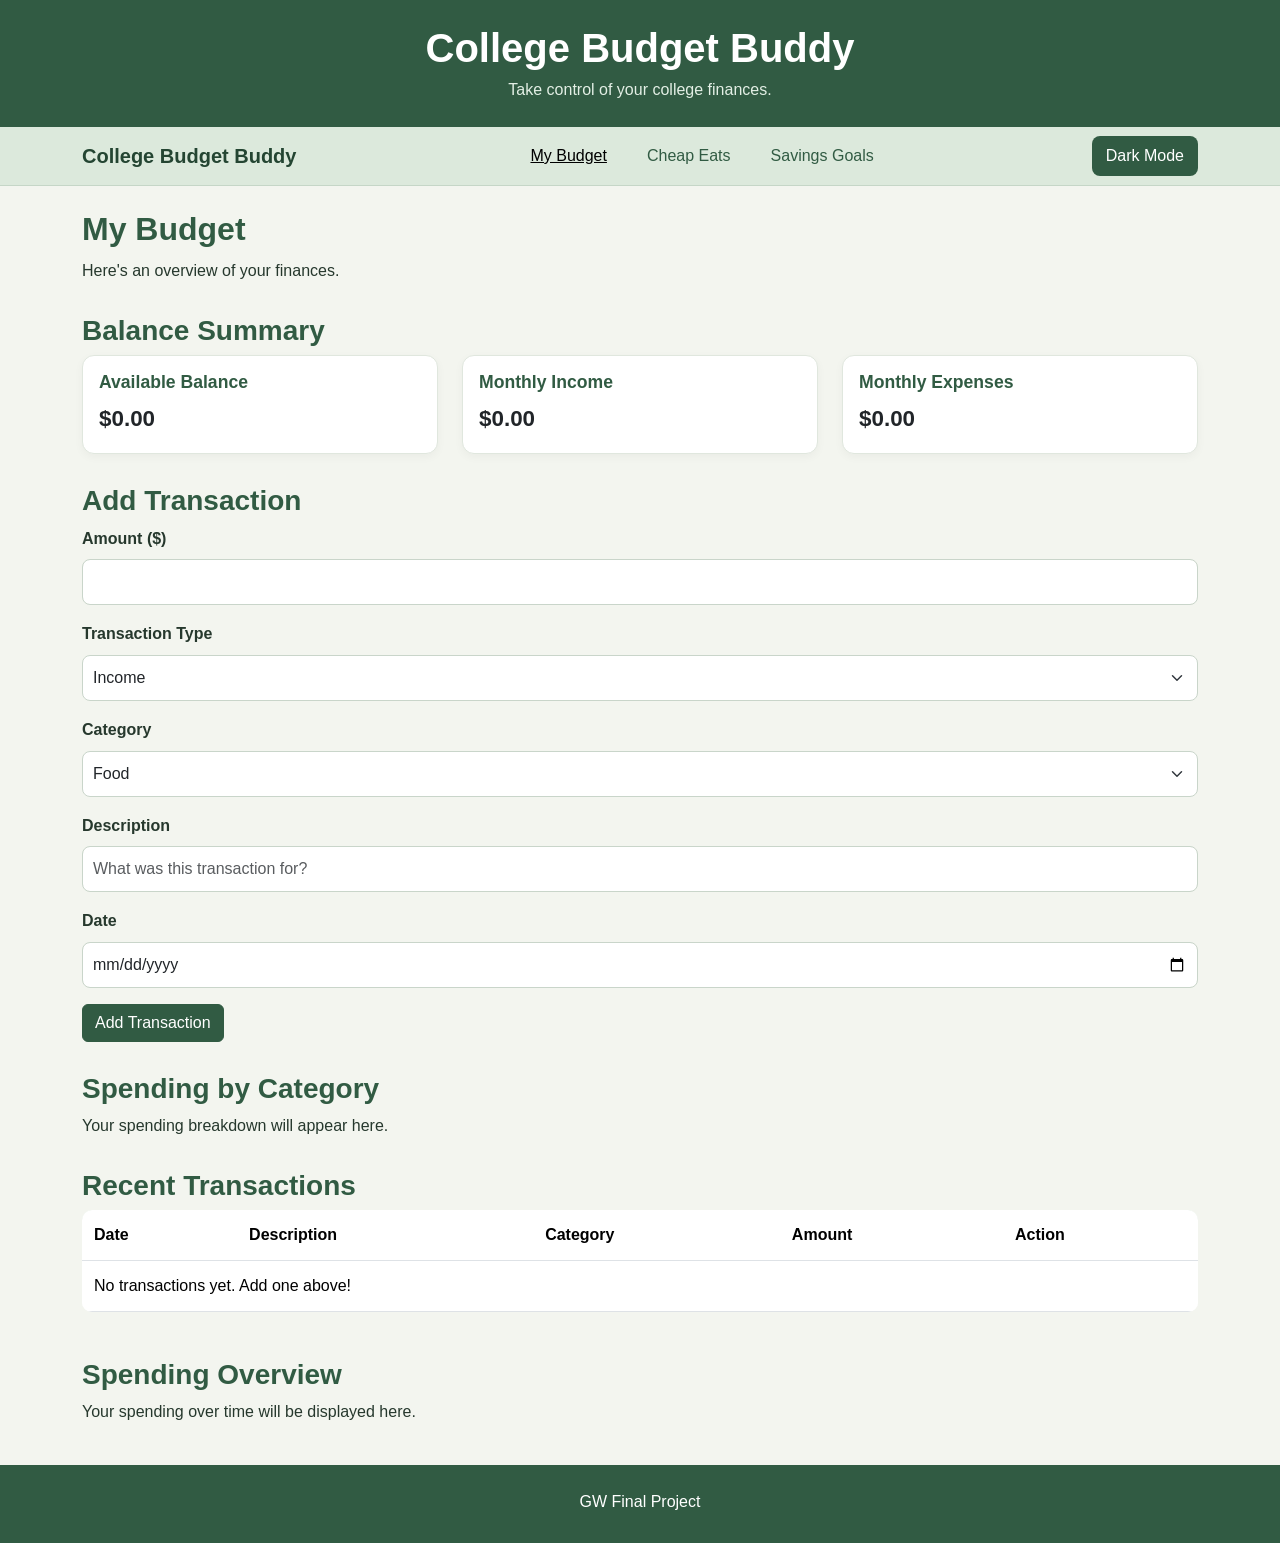
<file: index.html>
<!DOCTYPE html>
<html lang="en">

<head>
    <meta charset="UTF-8">
    <meta name="viewport" content="width=device-width, initial-scale=1.0">

    <title>College Budget Buddy</title>

    <!-- Bootstrap CSS -->
    <link href="https://cdn.jsdelivr.net/npm/bootstrap@5.3.3/dist/css/bootstrap.min.css" rel="stylesheet">

    <!-- Custom CSS -->
    <link rel="stylesheet" href="css/style.css">
</head>

<body>

    <!-- HEADER -->
    <header class="container-fluid py-4">
        <h1>College Budget Buddy</h1>
        <p>Take control of your college finances.</p>
    </header>

    <!-- NAVIGATION -->
    <nav class="navbar navbar-expand-lg">
        <div class="container">

            <a class="navbar-brand" href="index.html">
                College Budget Buddy
            </a>

            <div class="navbar-nav">
                <a class="nav-link active" href="index.html">My Budget</a>
                <a class="nav-link" href="eats.html">Cheap Eats</a>
                <a class="nav-link" href="savings.html">Savings Goals</a>
            </div>

            <!-- Dark mode functionality will be added with JavaScript -->
            <button class="btn" type="button" id="themeToggle">
                Dark Mode
            </button>

        </div>
    </nav>

    <!-- MAIN CONTENT -->
    <main class="container my-4">

        <h2>My Budget</h2>
        <p>Here's an overview of your finances.</p>

        <!-- BALANCE SUMMARY -->
        <section class="mb-4" aria-labelledby="balanceHeading">

            <h3 id="balanceHeading">Balance Summary</h3>

            <div class="row">

                <div class="col-md-4">
                    <div class="card p-3">
                        <h4>Available Balance</h4>
                        <p id="balance">$0.00</p>
                    </div>
                </div>

                <div class="col-md-4">
                    <div class="card p-3">
                        <h4>Monthly Income</h4>
                        <p id="income">$0.00</p>
                    </div>
                </div>

                <div class="col-md-4">
                    <div class="card p-3">
                        <h4>Monthly Expenses</h4>
                        <p id="expenses">$0.00</p>
                    </div>
                </div>

            </div>
        </section>

        <!-- ADD TRANSACTION FORM -->
        <section class="mb-4" aria-labelledby="transactionHeading">

            <h3 id="transactionHeading">Add Transaction</h3>

            <form id="transactionForm">

                <div class="mb-3">
                    <label for="amount" class="form-label">Amount ($)</label>
                    <input type="number" class="form-control"
                        id="amount" min="0.01" step="0.01" required>
                </div>

                <div class="mb-3">
                    <label for="type" class="form-label">Transaction Type</label>
                    <select class="form-select" id="type">
                        <option value="income">Income</option>
                        <option value="expense">Expense</option>
                    </select>
                </div>

                <div class="mb-3">
                    <label for="category" class="form-label">Category</label>
                    <select class="form-select" id="category">
                        <option value="food">Food</option>
                        <option value="transport">Transportation</option>
                        <option value="books">Books</option>
                        <option value="housing">Housing</option>
                        <option value="entertainment">Entertainment</option>
                        <option value="other">Other</option>
                    </select>
                </div>

                <div class="mb-3">
                    <label for="description" class="form-label">Description</label>
                    <input type="text" class="form-control"
                        id="description" placeholder="What was this transaction for?">
                </div>

                <div class="mb-3">
                    <label for="date" class="form-label">Date</label>
                    <input type="date" class="form-control" id="date" required>
                </div>

                <button type="submit" class="btn btn-primary">
                    Add Transaction
                </button>

            </form>
        </section>

        <!-- SPENDING BY CATEGORY -->
        <section class="mb-4" aria-labelledby="categoryHeading">

            <h3 id="categoryHeading">Spending by Category</h3>

            <p id="categoryPlaceholder">
                Your spending breakdown will appear here.
            </p>

        </section>

        <!-- RECENT TRANSACTIONS -->
        <section class="mb-4" aria-labelledby="recentHeading">

            <h3 id="recentHeading">Recent Transactions</h3>

            <div class="table-responsive">
                <table class="table" id="transactionTable">

                    <thead>
                        <tr>
                            <th scope="col">Date</th>
                            <th scope="col">Description</th>
                            <th scope="col">Category</th>
                            <th scope="col">Amount</th>
                            <th scope="col">Action</th>
                        </tr>
                    </thead>

                    <tbody id="transactionList">
                        <tr>
                            <td colspan="5">No transactions yet.</td>
                        </tr>
                    </tbody>

                </table>
            </div>

        </section>

        <!-- SPENDING OVERVIEW -->
        <section class="mb-4" aria-labelledby="overviewHeading">

            <h3 id="overviewHeading">Spending Overview</h3>

            <p id="chartPlaceholder">
                Your spending over time will be displayed here.
            </p>

        </section>

    </main>

    <!-- FOOTER -->
    <footer class="container-fluid text-center py-4">
        <p>GW Final Project</p>
    
        <!-- Bootstrap JavaScript -->
    <script src="https://cdn.jsdelivr.net/npm/bootstrap@5.3.3/dist/js/bootstrap.bundle.min.js"></script>

    <!-- Custom JavaScript -->
    <script src="js/script.js"></script>

    </footer>

</body>
</html>
</file>
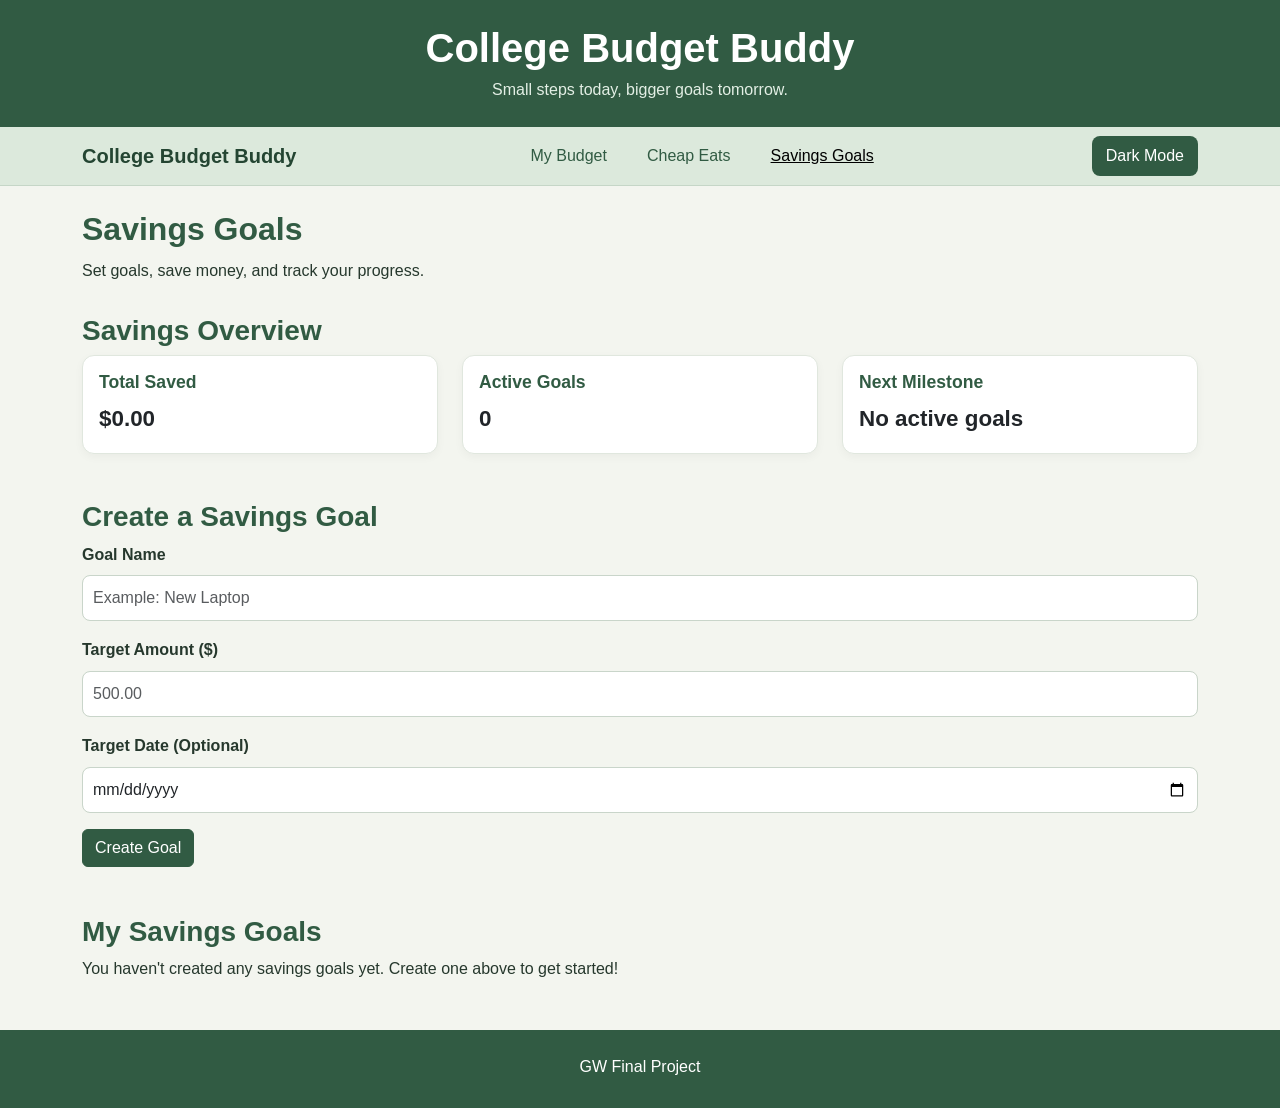
<file: savings.html>
<!DOCTYPE html>
<html lang="en">

<head>
    <meta charset="UTF-8">
    <meta name="viewport" content="width=device-width, initial-scale=1.0">

    <title>College Budget Buddy | Savings Goals</title>

    <!-- Bootstrap CSS -->
    <link href="https://cdn.jsdelivr.net/npm/bootstrap@5.3.3/dist/css/bootstrap.min.css" rel="stylesheet">

    <!-- Custom CSS -->
    <link rel="stylesheet" href="css/style.css">
</head>

<body>

    <!-- HEADER -->
    <header class="container-fluid py-4">
        <h1>College Budget Buddy</h1>
        <p>Small steps today, bigger goals tomorrow.</p>
    </header>

    <!-- NAVIGATION -->
    <nav class="navbar navbar-expand-lg">
        <div class="container">

            <a class="navbar-brand" href="index.html">
                College Budget Buddy
            </a>

            <div class="navbar-nav">
                <a class="nav-link" href="index.html">My Budget</a>
                <a class="nav-link" href="eats.html">Cheap Eats</a>
                <a class="nav-link active" href="savings.html">Savings Goals</a>
            </div>

            <!-- Dark mode button -->
            <button class="btn" type="button" id="themeToggle">
                Dark Mode
            </button>

        </div>
    </nav>

    <!-- MAIN CONTENT -->
    <main class="container my-4">

        <h2>Savings Goals</h2>
        <p>Set goals, save money, and track your progress.</p>

        <!-- SAVINGS SUMMARY -->
        <section class="mb-4" aria-labelledby="summaryHeading">

            <h3 id="summaryHeading">Savings Overview</h3>

            <div class="row">

                <div class="col-md-4 mb-3">
                    <div class="card p-3">
                        <h4>Total Saved</h4>
                        <p id="totalSaved">$0.00</p>
                    </div>
                </div>

                <div class="col-md-4 mb-3">
                    <div class="card p-3">
                        <h4>Active Goals</h4>
                        <p id="activeGoals">0</p>
                    </div>
                </div>

                <div class="col-md-4 mb-3">
                    <div class="card p-3">
                        <h4>Next Milestone</h4>
                        <p id="nextMilestone">No active goals</p>
                    </div>
                </div>

            </div>

        </section>

        <!-- CREATE A SAVINGS GOAL -->
        <section class="mb-5" aria-labelledby="createGoalHeading">

            <h3 id="createGoalHeading">Create a Savings Goal</h3>

            <form id="goalForm">

                <div class="mb-3">
                    <label for="goalName" class="form-label">
                        Goal Name
                    </label>

                    <input
                        type="text"
                        class="form-control"
                        id="goalName"
                        placeholder="Example: New Laptop"
                        required
                    >
                </div>

                <div class="mb-3">
                    <label for="targetAmount" class="form-label">
                        Target Amount ($)
                    </label>

                    <input
                        type="number"
                        class="form-control"
                        id="targetAmount"
                        min="0.01"
                        step="0.01"
                        placeholder="500.00"
                        required
                    >
                </div>

                <div class="mb-3">
                    <label for="targetDate" class="form-label">
                        Target Date (Optional)
                    </label>

                    <input
                        type="date"
                        class="form-control"
                        id="targetDate"
                    >
                </div>

                <button type="submit" class="btn btn-primary">
                    Create Goal
                </button>

            </form>

        </section>

        <!-- MY SAVINGS GOALS -->
        <section class="mb-5" aria-labelledby="myGoalsHeading">

            <h3 id="myGoalsHeading">My Savings Goals</h3>

            <div id="savingsGoalList" aria-live="polite">

                <p>
                    You haven't created any savings goals yet.
                    Create one above to get started!
                </p>

            </div>

        </section>

    </main>

    <!-- FOOTER -->
    <footer class="container-fluid text-center py-4">
        <p>GW Final Project</p>
    </footer>

    <!-- Bootstrap JavaScript -->
    <script src="https://cdn.jsdelivr.net/npm/bootstrap@5.3.3/dist/js/bootstrap.bundle.min.js"></script>

    <!-- Custom JavaScript -->
    <script src="js/script.js"></script>

</body>
</html>
</file>
<file: css/style.css>
/* =================================
   COLLEGE BUDGET BUDDY
   Main Stylesheet
================================= */


/* =================================
   1. GLOBAL STYLES
================================= */

* {
    box-sizing: border-box;
}

body {
    margin: 0;
    background-color: #F3F5EF;
    color: #26382D;
    font-family: Arial, Helvetica, sans-serif;
    line-height: 1.6;
    transition: background-color 0.3s, color 0.3s;
}

h1, h2, h3, h4 {
    color: #315B43;
    font-weight: 600;
}

h2 {
    margin-bottom: 10px;
}

section {
    margin-top: 30px;
}


/* =================================
   2. HEADER
================================= */

header {
    background-color: #315B43;
    color: white;
    text-align: center;
}

header h1 {
    color: white;
    margin-bottom: 5px;
}

header p {
    margin-bottom: 0;
    color: #E3EFE5;
}


/* =================================
   3. NAVIGATION
================================= */

.navbar {
    background-color: #DCE9DC;
    border-bottom: 1px solid #C5D6C7;
}

.navbar-brand {
    color: #244532;
    font-weight: bold;
}

.nav-link {
    color: #315B43;
    font-weight: 500;
}

.nav-link:hover,
.nav-link.active {
    color: #163B26;
    text-decoration: underline;
}

#themeToggle {
    background-color: #315B43;
    color: white;
    border: none;
    border-radius: 8px;
    padding: 8px 14px;
}

#themeToggle:hover {
    background-color: #244532;
}

/* NAVIGATION SPACING */
.navbar-nav {
    display: flex;
    flex-wrap: wrap;
    gap: 12px;
}

.nav-link {
    padding: 8px 14px !important;
    border-radius: 8px;
}

/* RESPONSIVE NAVIGATION */
@media (max-width: 768px) {
    .navbar-nav {
        flex-direction: column;
        align-items: stretch;
        gap: 4px;
    }

    .nav-link {
        display: block;
        padding: 10px 14px !important;
    }
}
/* =================================
   4. MAIN CONTENT
================================= */

main {
    min-height: 65vh;
}

main > h2 {
    margin-top: 15px;
}


/* =================================
   5. CARDS
================================= */

.card {
    background-color: white;
    border: 1px solid #E0E7DE;
    border-radius: 12px;
    box-shadow: 0 3px 10px rgba(0, 0, 0, 0.04);
    height: 100%;
}

.card h4 {
    font-size: 1.1rem;
}

.card p {
    font-size: 1.4rem;
    font-weight: bold;
    margin-bottom: 0;
}


/* =================================
   6. FORMS AND BUTTONS
================================= */

.form-control,
.form-select {
    border: 1px solid #C9D5CA;
    border-radius: 8px;
    padding: 10px;
}

.form-control:focus,
.form-select:focus {
    border-color: #547D5D;
    box-shadow: 0 0 0 0.2rem rgba(49, 91, 67, 0.15);
}

.form-label {
    font-weight: 600;
}

.btn-primary {
    background-color: #315B43;
    border-color: #315B43;
}

.btn-primary:hover {
    background-color: #244532;
    border-color: #244532;
}


/* =================================
   7. TRANSACTION TABLE
================================= */

.table {
    background-color: white;
    border-radius: 10px;
    overflow: hidden;
}

.table thead {
    background-color: #DCE9DC;
    color: #244532;
}

.table th,
.table td {
    padding: 12px;
}


/* =================================
   8. CHEAP EATS MAP
================================= */

#foodMap {
    min-height: 350px;
    background-color: #E2EBDD;
    border: 2px dashed #9EB59F !important;
    display: flex;
    flex-direction: column;
    justify-content: center;
    align-items: center;
}

#foodMap p {
    color: #526B59;
}


/* =================================
   9. RECIPE RESULTS
================================= */

#recipeResults {
    margin-top: 15px;
}

#recipeResults .card img {
    width: 100%;
    height: 180px;
    object-fit: cover;
    border-radius: 10px 10px 0 0;
}


/* =================================
   10. SAVINGS GOALS
================================= */

#savingsGoalList .card {
    margin-bottom: 15px;
}

.progress {
    height: 12px;
    background-color: #DCE9DC;
    border-radius: 10px;
}

.progress-bar {
    background-color: #477A50;
}


/* =================================
   11. FOOTER
================================= */

footer {
    background-color: #315B43;
    color: white;
    margin-top: 40px;
}

footer p {
    margin-bottom: 5px;
}


/* =================================
   12. DARK MODE
   JavaScript will toggle this class.
================================= */

body.dark-mode {
    background-color: #17241D;
    color: #E2EAE3;
}

body.dark-mode h1,
body.dark-mode h2,
body.dark-mode h3,
body.dark-mode h4 {
    color: #B9D6BE;
}

body.dark-mode .navbar {
    background-color: #263D30;
    border-color: #385743;
}

body.dark-mode .navbar-brand,
body.dark-mode .nav-link {
    color: #E2EAE3;
}

body.dark-mode .nav-link:hover,
body.dark-mode .nav-link.active {
    color: #B9D6BE;
}

body.dark-mode .card,
body.dark-mode .table {
    background-color: #26352C;
    color: #E2EAE3;
    border-color: #405546;
}

body.dark-mode .table thead {
    background-color: #385743;
    color: white;
}

body.dark-mode .form-control,
body.dark-mode .form-select {
    background-color: #26352C;
    color: white;
    border-color: #526B59;
}

body.dark-mode .form-control::placeholder {
    color: #AAB9AD;
}

body.dark-mode #foodMap {
    background-color: #263D30;
    border-color: #668C6C !important;
}

body.dark-mode #foodMap p {
    color: #D0E0D3;
}

body.dark-mode .progress {
    background-color: #405546;
}

body.dark-mode hr {
    border-color: #526B59;
}


/* =================================
   13. RESPONSIVE DESIGN
================================= */

@media (max-width: 768px) {

    header {
        padding: 20px 10px;
    }

    .navbar .container {
        flex-direction: column;
        gap: 10px;
    }

    .navbar-nav {
        flex-direction: row;
        flex-wrap: wrap;
        justify-content: center;
    }

    #themeToggle {
        margin-top: 5px;
    }

    #foodMap {
       width: 100%;
       height: 350px;
       min-height: 350px;
       border-radius: 12px;
    }

    main {
        padding: 10px;
    }

}
</file>
